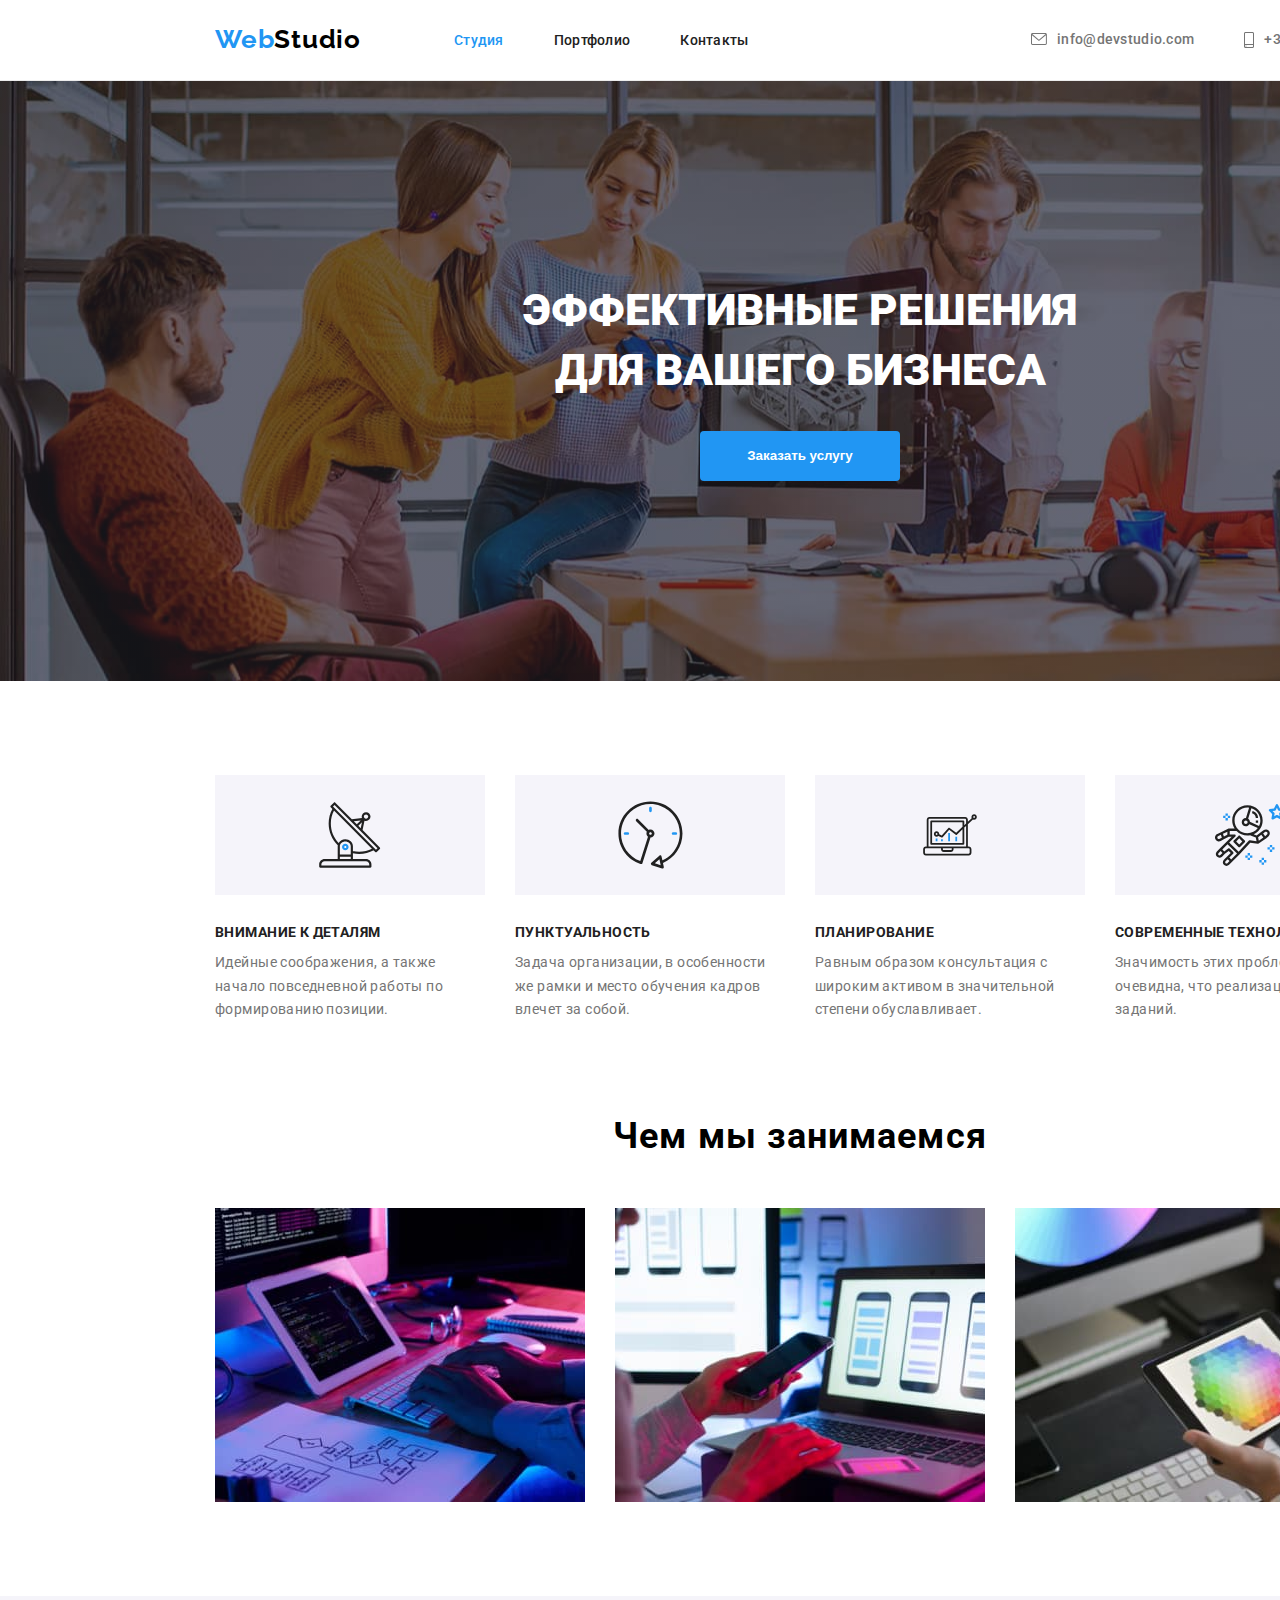
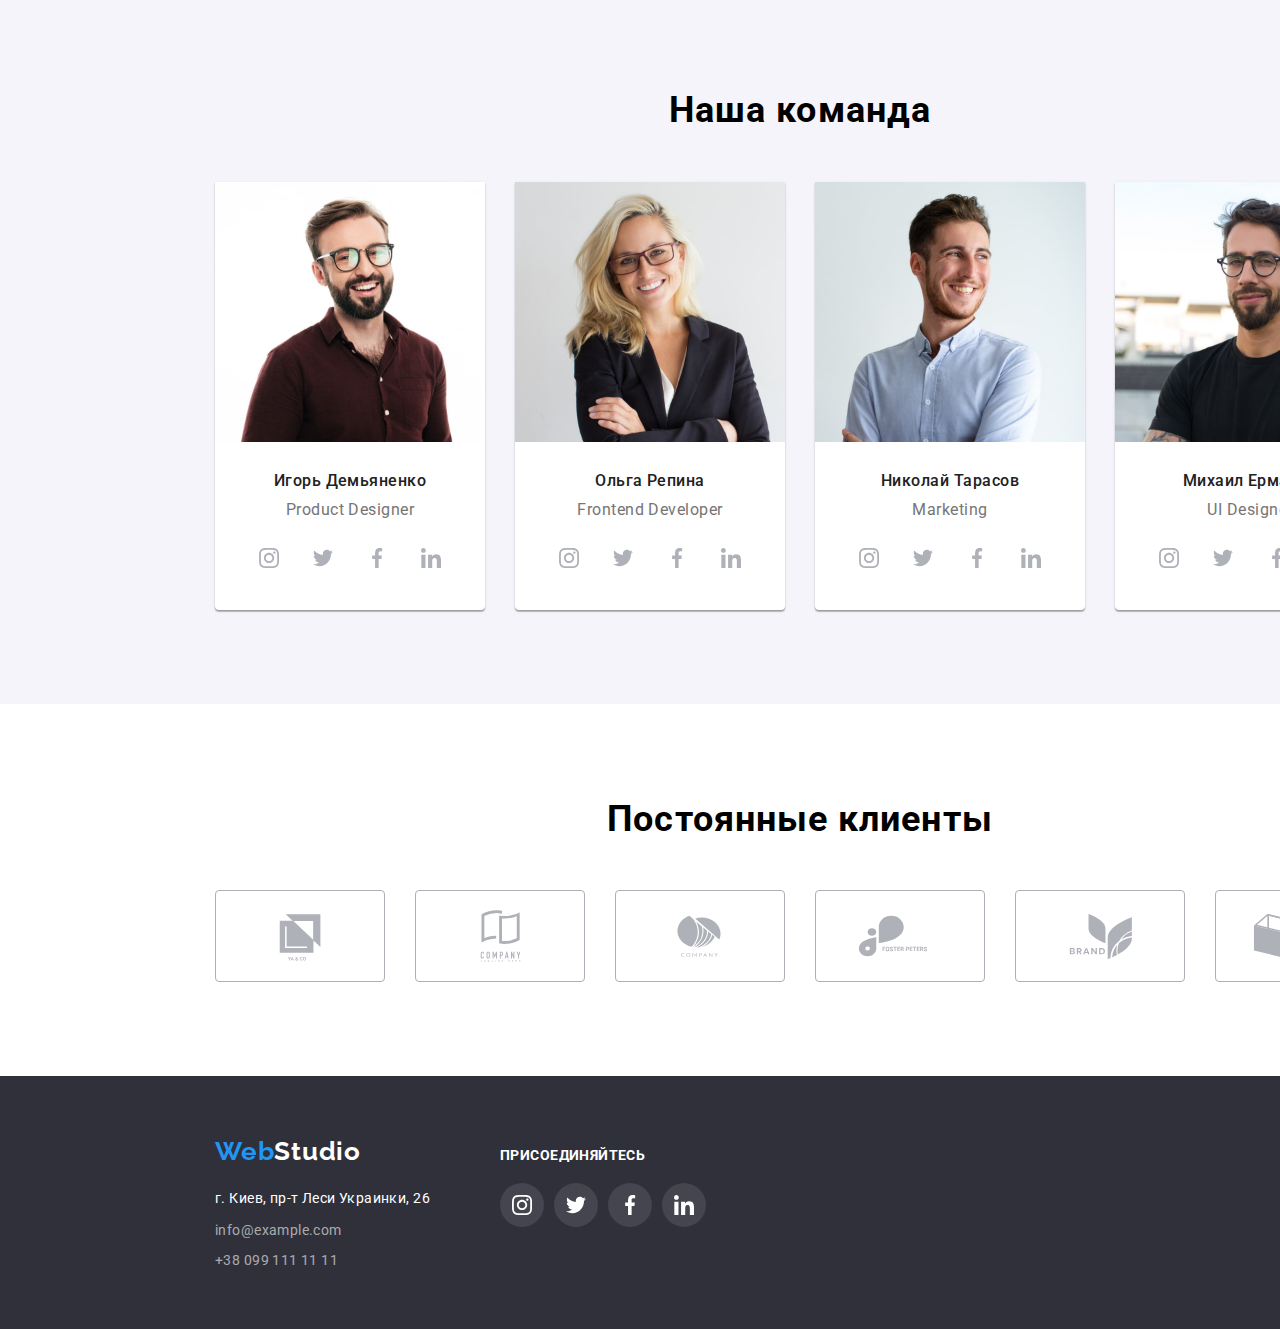
<file: index.html>
<!DOCTYPE html>
<html lang="ru">
<head>
    <meta charset="UTF-8">
    <meta name="viewport" content="width=device-width, initial-scale=1.0">
    <title>WebStudio</title>
        <link rel="stylesheet" href="https://cdnjs.cloudflare.com/ajax/libs/modern-normalize/1.1.0/modern-normalize.min.css"
            integrity="sha512-wpPYUAdjBVSE4KJnH1VR1HeZfpl1ub8YT/NKx4PuQ5NmX2tKuGu6U/JRp5y+Y8XG2tV+wKQpNHVUX03MfMFn9Q=="
            crossorigin="anonymous" referrerpolicy="no-referrer" />
        <link rel="preconnect" href="https://fonts.googleapis.com">
        <link rel="preconnect" href="https://fonts.gstatic.com" crossorigin>
        <link href="https://fonts.googleapis.com/css2?family=Raleway:wght@700&family=Roboto:wght@400;500;700;900&display=swap"
            rel="stylesheet">
        <link rel="stylesheet" href="./css/styles.css">
</head>
<body>
    <!-- Шапка -->
        <header class="header">
            <div class="container main-nav">
                <nav class="main-nav">
                    <a class="header-logo" href="./index.html"><span class="header-web">Web</span>Studio</a>
                    <ul class="list header-list">
                        <li class="header-item-active"><a class="link" href="">Студия</a></li>
                        <li class="header-item"><a class="link" href="./portfolio.html">Портфолио</a></li>
                        <li class="header-item"><a class="link" href="">Контакты</a></li>
                    </ul>
                </nav>
                
                    <ul class="list contacts-nav">
                        <li class="title">
                            <a class="link-icon" href="mailto:info@devstudio.com">
                            <svg class="icon-mail">
                                <use href="./images/icons.svg#icon-mail"></use>
                            </svg>
                            info@devstudio.com</a>
                        </li>
                       
                        <li class="title">
                            <a class="link-icon" href="tel:+380961111111">
                            <svg class="icon-smartphone">
                                <use href="./images/icons.svg#icon-smartphone"></use>
                            </svg>
                            +38 096 111 11 11</a>
                        </li>
                        
                    </ul>
            </div>
        </header>
    
    
    
    <!-- Основной контент -->
    <main>
        <!-- Герой -->
            <section class="hero">
                <h1 class="hero-title">Эффективные решения<br>для вашего бизнеса</h1>
                <button type="button" class="hero-button">Заказать услугу</button>
            </section>
                  
        <!-- Чем мы занимаемся -->
        <section>
            <!-- <h2>Чем занимаются в WebStudio</h2>    для SEO -->
            <div class="container">
                <h2 class="visually-hidden">Чем занимаются в WebStudio</h2> 
                <ul class="list padding-list">
                    <li class="list-heading">
                        <div class="svg">
                            <svg class="svg-antenna">
                                <use href="./images/icons.svg#icon-antenna-1"></use>
                            </svg>
                        </div>
                        <h2 class="heading">Внимание к деталям</h2>
                        <p class="list-text">Идейные соображения, а также начало повседневной работы по формированию позиции.</p>
                    </li>
                    <li class="list-heading">
                        <div class="svg">
                            <svg class="svg-clock">
                                <use href="./images/icons.svg#icon-clock-1"></use>
                            </svg>
                        </div>
                        <h2 class="heading">Пунктуальность</h2>
                        <p class="list-text">Задача организации, в особенности же рамки и место обучения кадров влечет за собой.</p>
                    </li>
                    <li class="list-heading">
                        <div class="svg">
                            <svg class="svg-diagram">
                                <use href="./images/icons.svg#icon-diagram-1"></use>
                            </svg>
                        </div>
                        <h2 class="heading">Планирование</h2>
                        <p class="list-text">Равным образом консультация с широким активом в значительной степени обуславливает.</p>
                    </li>
                    <li class="list-heading">
                        <div class="svg">
                            <svg class="svg-astronaut">
                                <use href="./images/icons.svg#icon-astronaut-1"></use>
                            </svg>
                        </div>
                        <h2 class="heading">Современные технологии</h2>
                        <p class="list-text">Значимость этих проблем настолько очевидна, что реализация плановых заданий.</p>
                    </li>
                </ul>
            </div>  
        <div class="container">
            <h2 class="photo-title">Чем мы занимаемся</h2>
            <ul class="list padding-photo">
                <li class="margin-img"><img src="./images/img1.jpg" alt="Разработка" 
                    width="370"/>
                    
                    
                </li>
                <li class="margin-img"><img src="./images/img2.jpg" alt="Анализ"
                    width="370"/>
                    
                    
                </li>
                <li class="margin-img"><img src="./images/img3.jpg" alt="Дизайн"
                    width="370"/>
                    
                </li>
            </ul>
        </div>
        </section>
        <!-- Наша команда -->
        <section class="our-team">
            <div class="container padding-team">
                <h2 class="photo-title">Наша команда</h2>
                <ul class="list">
                    <li class="pfoto-team">
                        <img src="./images/team1.jpg" alt="Член команды" 
                        width="270"
                        height="260"/>
                        
                        <h3 class="team-names">Игорь Демьяненко</h3>
                        <p class="team-position" lang="en">Product Designer</p>
                        <ul class="social-networks">
                            <li class="box-social">
                                <a href="">
                                    <svg class="icon">
                                        <use href="./images/icons.svg#icon-instagram"></use>
                                    </svg>
                                </a>
                            </li>
                            <li class="box-social">
                                <a href="">
                                    <svg class="icon">
                                        <use href="./images/icons.svg#icon-twitter"></use>
                                    </svg>
                                </a>
                            </li>
                            <li class="box-social">
                                <a href="">
                                    <svg class="icon">
                                        <use href="./images/icons.svg#icon-facebook"></use>
                                    </svg>
                                </a>
                            </li>
                            <li class="box-social">
                                <a href="">
                                    <svg class="icon">
                                        <use href="./images/icons.svg#icon-linkedin"></use>
                                    </svg>
                                </a>
                            </li>
                        </ul>
                    </li>
                    <li class="pfoto-team">
                        <img src="./images/team2.jpg" alt="Член команды"
                        width="270"
                        height="260"/>
                        
                        <h3 class="team-names">Ольга Репина</h3>
                        <p class="team-position" lang="en">Frontend Developer</p>
                        <ul class="social-networks">
                            <li class="box-social">
                                <a href="">
                                    <svg class="icon">
                                        <use href="./images/icons.svg#icon-instagram"></use>
                                    </svg>
                                </a>
                            </li>
                            <li class="box-social">
                                <a href="">
                                    <svg class="icon">
                                        <use href="./images/icons.svg#icon-twitter"></use>
                                    </svg>
                                </a>
                            </li>
                            <li class="box-social">
                                <a href="">
                                    <svg class="icon">
                                        <use href="./images/icons.svg#icon-facebook"></use>
                                    </svg>
                                </a>
                            </li>
                            <li class="box-social">
                                <a href="">
                                    <svg class="icon">
                                        <use href="./images/icons.svg#icon-linkedin"></use>
                                    </svg>
                                </a>
                            </li>
                        </ul>
                    </li>
                    <li class="pfoto-team">
                        <img src="./images/team3.jpg" alt="Член команды"
                        width="270"
                        height="260"/>
                        
                        <h3 class="team-names">Николай Тарасов</h3>
                        <p class="team-position" lang="en">Marketing</p>
                        <ul class="social-networks">
                            <li class="box-social">
                                <a href="">
                                    <svg class="icon">
                                        <use href="./images/icons.svg#icon-instagram"></use>
                                    </svg>
                                </a>
                            </li>
                            <li class="box-social">
                                <a href="">
                                    <svg class="icon">
                                        <use href="./images/icons.svg#icon-twitter"></use>
                                    </svg>
                                </a>
                            </li>
                            <li class="box-social">
                                <a href="">
                                    <svg class="icon">
                                        <use href="./images/icons.svg#icon-facebook"></use>
                                    </svg>
                                </a>
                            </li>
                            <li class="box-social">
                                <a href="">
                                    <svg class="icon">
                                        <use href="./images/icons.svg#icon-linkedin"></use>
                                    </svg>
                                </a>
                            </li>
                        </ul>
                    </li>
                    <li class="pfoto-team">
                        <img src="./images/team4.jpg" alt="Член команды"
                        width="270"
                        height="260"/>
                        
                        <h3 class="team-names">Михаил Ермаков</h3>
                        <p class="team-position" lang="en">UI Designer</p>
                        <ul class="social-networks">
                            <li class="box-social">
                                <a href="">
                                    <svg class="icon">
                                        <use href="./images/icons.svg#icon-instagram"></use>
                                    </svg>
                                </a>
                            </li>
                            <li class="box-social">
                                <a href="">
                                    <svg class="icon">
                                        <use href="./images/icons.svg#icon-twitter"></use>
                                    </svg>
                                </a>
                            </li>
                            <li class="box-social">
                                <a href="">
                                    <svg class="icon">
                                        <use href="./images/icons.svg#icon-facebook"></use>
                                    </svg>
                                </a>
                            </li>
                            <li class="box-social">
                                <a href="">
                                    <svg class="icon">
                                        <use href="./images/icons.svg#icon-linkedin"></use>
                                    </svg>
                                </a>
                            </li>
                        </ul>
                    </li>
                </ul>
            </div>
        </section>
        <section class="container-company">
            <div class="container company">
                <h2 class="title-company">Постоянные клиенты</h2>
                <ul class="list-company">
                    <li class="box-company">
                        <a href="" >
                            <svg class="svg-company">
                                <use href="./images/icons.svg#icon-Logo"></use>
                            </svg>
                        </a>
                    </li>
                    <li class="box-company">
                        <a href="">
                            <svg class="svg-company">
                                <use href="./images/icons.svg#icon-Logo-2"></use>
                            </svg>
                        </a>
                    </li>
                    <li class="box-company">
                        <a href="">
                            <svg class="svg-company">
                                <use href="./images/icons.svg#icon-Logo-3"></use>
                            </svg>
                        </a>
                    </li>
                    <li class="box-company">
                        <a href="">
                            <svg class="svg-company">
                                <use href="./images/icons.svg#icon-Logo-4"></use>
                            </svg>
                        </a>
                    </li>
                    <li class="box-company">
                        <a href="">
                            <svg class="svg-company">
                                <use href="./images/icons.svg#icon-Logo-5"></use>
                            </svg>
                        </a>
                    </li>
                    <li class="box-company">
                        <a href="">
                            <svg class="svg-company">
                                <use href="./images/icons.svg#icon-Logo-6"></use>
                            </svg>
                        </a>
                    </li>
                </ul>
            </div>




        </section>
    </main>
    <!-- Подвал -->
<footer class="footer">

    <div class="container">

        <div>
            <a class="header-logo-footer" href=""><span class="header-web">Web</span>Studio</a>
            <address class="list-info">
                <ul class="list-footer">
                    <li>
                        <a class="link address" href="https://goo.gl/maps/YxNXWKbfuBUjz3Hh7" target="-_blank">г. Киев,
                            пр-т Леси Украинки, 26</a>
                    </li>
                    <li>
                        <a class="link info-mail" href="mailto:info@example.com">info@example.com</a>
                    </li>
                    <li>
                        <a class="link info" href="tel:+380991111111">+38 099 111 11 11</a>
                    </li>
                </ul>
            </address>
        </div>


        <div class="box-footer">
            <h3 class="title-footer">Присоединяйтесь</h3>
            <ul class="social-networks-footer">
                <li class="box-social-footer">
                    <a href="">
                        <svg class="icon-footer">
                            <use href="./images/icons.svg#icon-instagram"></use>
                        </svg>
                    </a>
                </li>
                <li class="box-social-footer">
                    <a href="">
                        <svg class="icon-footer">
                            <use href="./images/icons.svg#icon-twitter"></use>
                        </svg>
                    </a>
                </li>
                <li class="box-social-footer">
                    <a href="">
                        <svg class="icon-footer">
                            <use href="./images/icons.svg#icon-facebook"></use>
                        </svg>
                    </a>
                </li>
                <li class="box-social-footer">
                    <a href="">
                        <svg class="icon-footer">
                            <use href="./images/icons.svg#icon-linkedin"></use>
                        </svg>
                    </a>
                </li>
            </ul>
        </div>


    </div>
</footer>
        
</body>
</html>
</file>
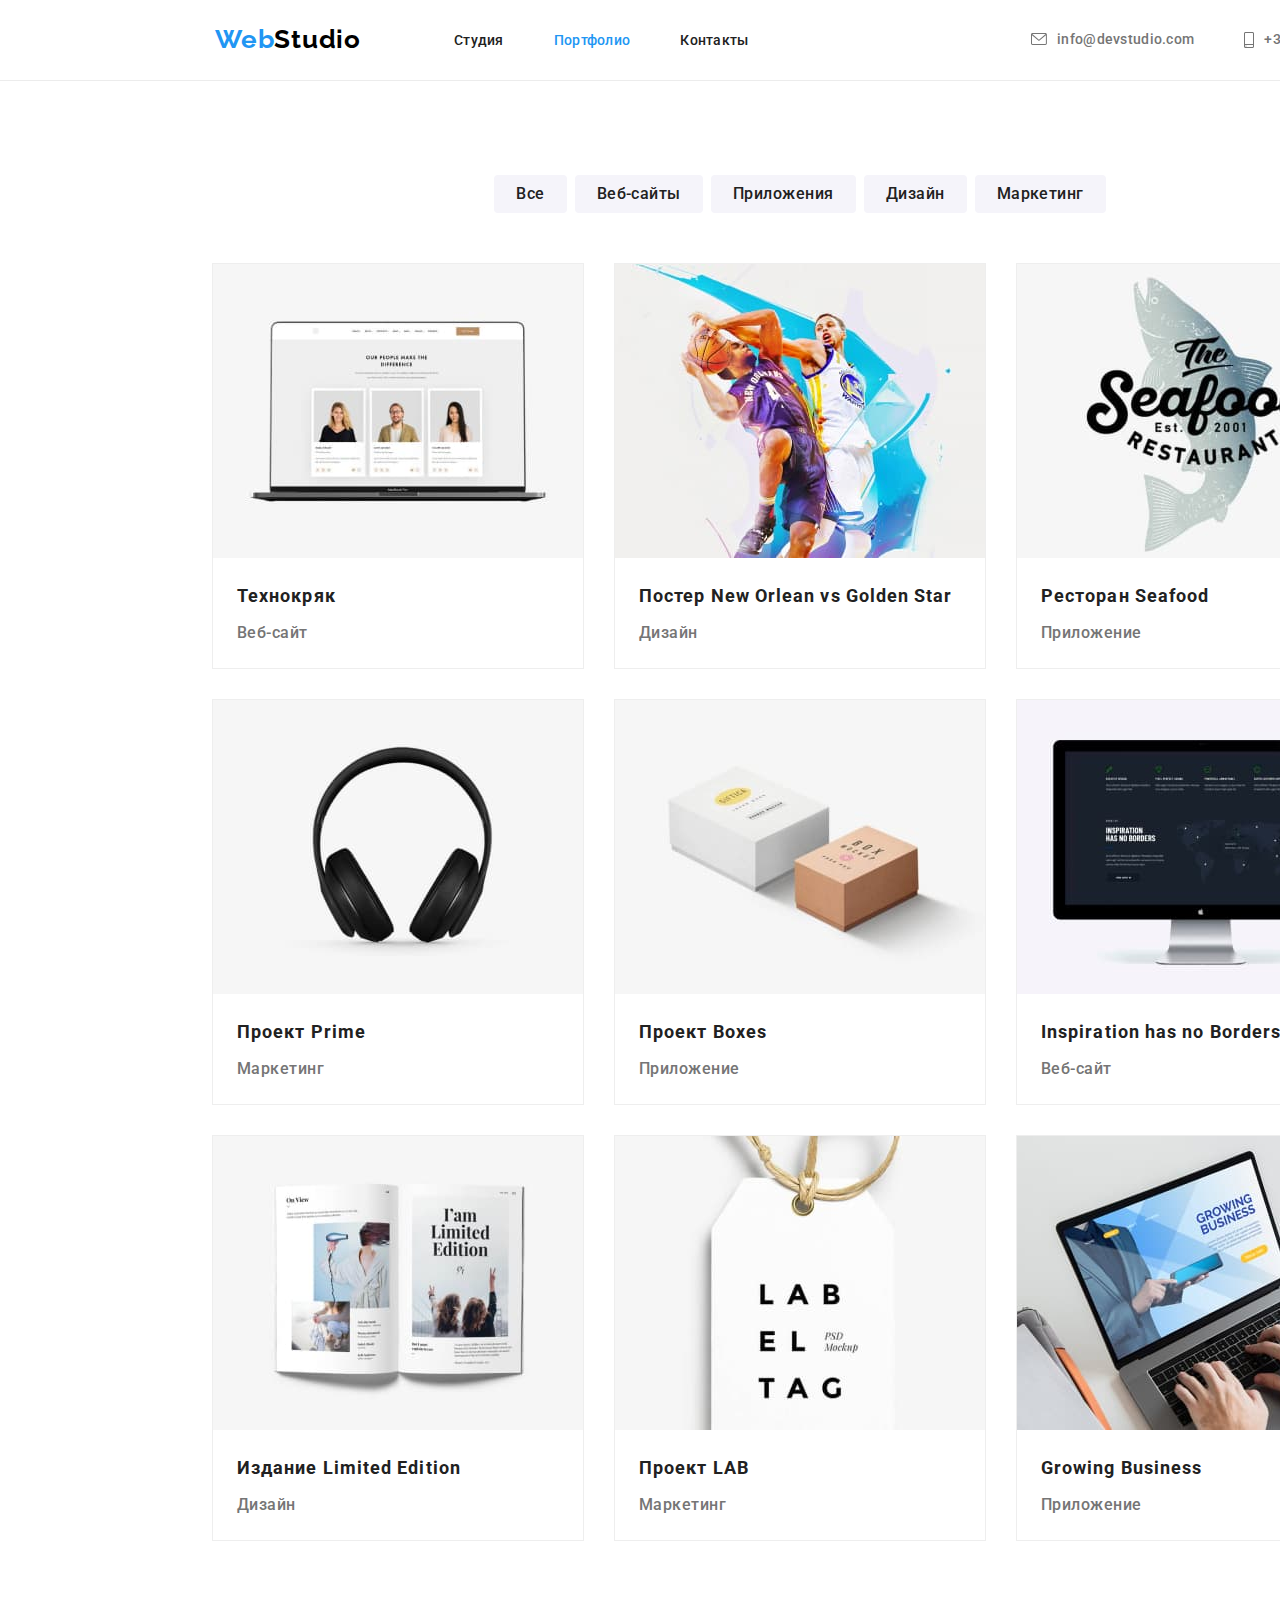
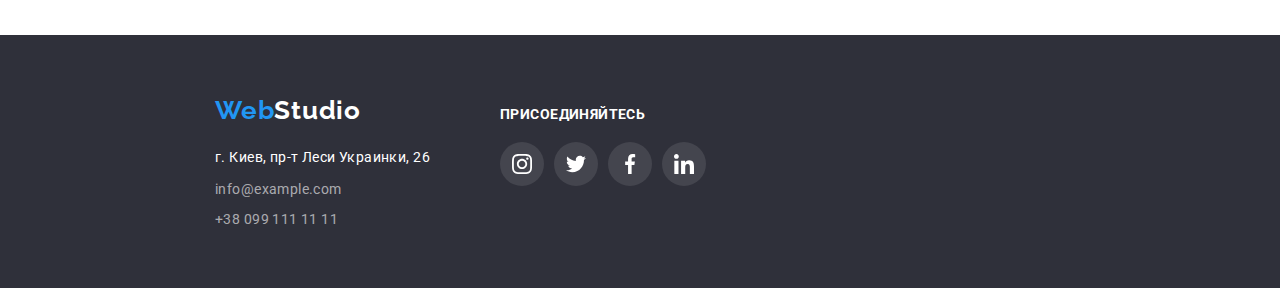
<file: portfolio.html>
<!DOCTYPE html>
<html lang="ru">
<head>
    <meta charset="UTF-8">
    <meta name="viewport" content="width=device-width, initial-scale=1.0">
    <title>WebStudio</title>
        <link rel="stylesheet" href="https://cdnjs.cloudflare.com/ajax/libs/modern-normalize/1.1.0/modern-normalize.min.css"
            integrity="sha512-wpPYUAdjBVSE4KJnH1VR1HeZfpl1ub8YT/NKx4PuQ5NmX2tKuGu6U/JRp5y+Y8XG2tV+wKQpNHVUX03MfMFn9Q=="
            crossorigin="anonymous" referrerpolicy="no-referrer" />
        <link rel="preconnect" href="https://fonts.googleapis.com">
        <link rel="preconnect" href="https://fonts.gstatic.com" crossorigin>
        <link href="https://fonts.googleapis.com/css2?family=Raleway:wght@700&family=Roboto:wght@400;500;700;900&display=swap"
            rel="stylesheet">
        <link rel="stylesheet" href="./css/styles.css">
</head>

<body>
    <!--                                       Шапка -->
    <header class="header">
        <div class="container main-nav">
            <nav class="main-nav">
                <a class="header-logo" href="./index.html"><span class="header-web">Web</span>Studio</a>
                <ul class="list header-list">
                    <li class="header-item"><a class="link" href="./index.html">Студия</a></li>
                    <li class="header-item-active"><a class="link" href="">Портфолио</a></li>
                    <li class="header-item"><a class="link" href="">Контакты</a></li>
                </ul>
            </nav>
    
            <ul class="list contacts-nav">
                <li class="title">
                    <a class="link-icon" href="mailto:info@devstudio.com">
                        <svg class="icon-mail">
                            <use href="./images/icons.svg#icon-mail"></use>
                        </svg>
                        info@devstudio.com</a>
                </li>
                
                    <li class="title">
                        <a class="link-icon" href="tel:+380961111111">
                            <svg class="icon-smartphone">
                                <use href="./images/icons.svg#icon-smartphone"></use>
                            </svg>
                            +38 096 111 11 11</a>
                </li>
                
            </ul>
        </div>
    </header>
    
    <main>
        <section>
        <!--                                 Навигация -->
    <div class="container list-button">
            <ul class="list">
                <li class="btn"><button class="button" type="button">Все</button></li>
                <li class="btn"><button class="button" type="button">Веб-сайты</button></li>
                <li class="btn"><button class="button" type="button">Приложения</button></li>
                <li class="btn"><button class="button" type="button">Дизайн</button></li>
                <li class="btn"><button class="button" type="button">Маркетинг</button></li>
            </ul>
    </div>
        <!--                            Основной контент -->
            <div class="container">
                <ul class="list portfolio">
                    <li class="list-portfolio">
                        <a class="link" href="">
                            <img src="./images/portfolio1.jpg" alt="Фото работников студии"
                                width="370"
                                height="294">
                            <h2 class="portfolio-title">Технокряк</h2>
                            <p class="portfolio-text">Веб-сайт</p>
                        </a>
                    </li>
                    <li class="list-portfolio">
                        <a class="link" href="">
                            <img src="./images/portfolio2.jpg" alt="Баскетболисты играют"
                                width="370"
                                height="294">
                            <h2 class="portfolio-title">Постер New Orlean vs Golden Star</h2>
                            <p class="portfolio-text">Дизайн</p>
                        </a>
                    </li>
                    <li class="list-portfolio">
                        <a class="link" href="">
                            <img src="./images/portfolio3.jpg" alt="Логотип ресторана"
                                width="370"
                                height="294">
                            <h2 class="portfolio-title">Ресторан Seafood</h2>
                            <p class="portfolio-text">Приложение</p>
                        </a>
                    </li>
                    <li class="list-portfolio">
                        <a class="link" href="">
                            <img src="./images/portfolio4.jpg" alt="Студийные наушники"
                                width="370"
                                height="294">
                            <h2 class="portfolio-title">Проект Prime</h2>
                            <p class="portfolio-text">Маркетинг</p>
                        </a>
                    </li>
                    <li class="list-portfolio">
                        <a class="link" href="">
                            <img src="./images/portfolio5.jpg" alt="Две коробки"
                                width="370"
                                height="294">
                            <h2 class="portfolio-title">Проект Boxes</h2>
                            <p class="portfolio-text">Приложение</p>
                        </a>
                    </li>
                    <li class="list-portfolio">
                        <a class="link" href="">
                            <img src="./images/portfolio6.jpg" alt="Дисплей монитора"
                                width="370"
                                height="294">
                            <h2 class="portfolio-title">Inspiration has no Borders</h2>
                            <p class="portfolio-text">Веб-сайт</p>
                        </a>
                    </li>
                    <li class="list-portfolio">
                        <a class="link" href="">
                            <img src="./images/portfolio7.jpg" alt="Открытая книга"
                                width="370"
                                height="294">
                            <h2 class="portfolio-title">Издание Limited Edition</h2>
                            <p class="portfolio-text">Дизайн</p>
                        </a>
                    </li>
                    <li class="list-portfolio">
                        <a class="link" href="">
                            <img src="./images/portfolio8.jpg" alt="Лейбл на нитке"
                                width="370"
                                height="294">
                            <h2 class="portfolio-title">Проект LAB</h2>
                            <p class="portfolio-text">Маркетинг</p>
                        </a>
                    </li>
                    <li class="list-portfolio">
                        <a class="link" href="">
                            <img src="./images/portfolio9.jpg" alt="Открытый ноутбук"
                                width="370"
                                height="294">
                            <h2 class="portfolio-title">Growing Business</h2>
                            <p class="portfolio-text">Приложение</p>
                        </a>
                    </li>

                </ul>
            </div>
        </section>
    </main>
 

    
  
    <!--                                        Подвал -->
<footer class="footer">

    <div class="container">

        <div>
            <a class="header-logo-footer" href=""><span class="header-web">Web</span>Studio</a>
            <address class="list-info">
                <ul class="list-footer">
                    <li>
                        <a class="link address" href="https://goo.gl/maps/YxNXWKbfuBUjz3Hh7" target="-_blank">г. Киев,
                            пр-т Леси Украинки, 26</a>
                    </li>
                    <li>
                        <a class="link info-mail" href="mailto:info@example.com">info@example.com</a>
                    </li>
                    <li>
                        <a class="link info" href="tel:+380991111111">+38 099 111 11 11</a>
                    </li>
                </ul>
            </address>
        </div>


        <div class="box-footer">
            <h3 class="title-footer">Присоединяйтесь</h3>
            <ul class="social-networks-footer">
                <li class="box-social-footer">
                    <a href="">
                        <svg class="icon-footer">
                            <use href="./images/icons.svg#icon-instagram"></use>
                        </svg>
                    </a>
                </li>
                <li class="box-social-footer">
                    <a href="">
                        <svg class="icon-footer">
                            <use href="./images/icons.svg#icon-twitter"></use>
                        </svg>
                    </a>
                </li>
                <li class="box-social-footer">
                    <a href="">
                        <svg class="icon-footer">
                            <use href="./images/icons.svg#icon-facebook"></use>
                        </svg>
                    </a>
                </li>
                <li class="box-social-footer">
                    <a href="">
                        <svg class="icon-footer">
                            <use href="./images/icons.svg#icon-linkedin"></use>
                        </svg>
                    </a>
                </li>
            </ul>
        </div>

        
    </div>
</footer>

</body>

</html>
</file>
<file: css/styles.css>
:root {
  --primary-body-color: #ffffff;
  --primary-color-title: #212121;
  --primary-color-paragraph: #757575;
  --color-link: #2196f3;
  --hero-button-hover: #188ce8;
  --footer-hero-background-color: #2f303a;
  --button-background-color: #f5f4fa;
  --header-logo: black;
  --header-web: #2196f3;
  --background-our-team: #f5f4fa;
  --color-icon-header: #757575;
}
html {
  box-sizing: border-box;
}
*,
*::before,
*::after {
  box-sizing: inherit;
}

/* Остальной код */

p,
ul,
h1,
h2,
h3,
h4,
h5,
h6 {
  margin: 0;
  padding-left: 0;
}
img {
  display: block;
}

body {
  background-color: var(--primary-body-color);
  font-family: Roboto, sans-serif;
  margin: 0;
  width: 1600px;
  margin-left: auto;
  margin-right: auto;
}

.container {
  width: 1230px;
  padding-left: 15px;
  padding-right: 15px;
  margin-left: auto;
  margin-right: auto;
}

.list {
  list-style: none;
  display: flex;
}
.link {
  text-decoration: none;
}

/* ----------------------------Шапка--------------------- */
.main-nav {
  display: flex;
  align-items: center;
  padding-right: 15px;
  padding-left: 15px;
  height: 80px;
  padding-top: 24px;
  padding-bottom: 25px;
}
.header {
  border-bottom: 1px solid #ececec;
}
.header-web {
  color: var(--header-web);
}
.header-logo {
  font-size: 26px;
  line-height: 31px;
  letter-spacing: 0.03em;
  text-decoration: none;
  color: var(--header-logo);
  font-family: Raleway, sans-serif;
  font-weight: 700;

  margin-right: 93px;

  display: inline-block;
}
.icon-mail {
  width: 16px;
  height: 12px;
  margin-right: 10px;
  fill: currentColor;
}
.icon-smartphone {
  width: 10px;
  height: 16px;
  margin-right: 10px;
  fill: currentColor;
}
.link {
  color: var(--primary-color-title);
  font-weight: 500;
  font-size: 14px;
  line-height: 1.14;
  letter-spacing: 0.02em;

  display: inline-block;
}
.link-icon {
  color: var(--color-icon-header);
  font-weight: 500;
  font-size: 14px;
  line-height: 1.14;
  letter-spacing: 0.02em;

  display: inline-block;
  text-decoration: none;
  display: flex;
  align-items: center;
}

.contacts-nav {
  margin-left: auto;
  padding-right: 15px;
}
.header-item,
.header-item-active {
  margin-right: 50px;
}
.title {
  margin-right: 50px;
  display: flex;
  align-items: center;
  flex-direction: row-reverse;
}
.title:last-child {
  margin-right: 0px;
}
.header-item:last-child {
  margin-right: 0px;
}

.header-item > a:hover,
.header-item > a:focus {
  color: var(--color-link);
}
.header-item > a .link {
  color: var(--primary-color-paragraph);
  font-weight: 500;
  font-size: 14px;
  line-height: 1.14;
  letter-spacing: 0.02em;

  display: inline-block;
}

.header-item-active > .link {
  color: var(--color-link);
}
.link-icon:hover,
.link-icon:focus {
  color: var(--color-link);
}
/* ------------------------Герой--------------------------------- */
.hero {
  background-color: var(--footer-hero-background-color);
  text-align: center;
  padding-top: 200px;
  padding-bottom: 200px;
  background: linear-gradient(rgba(47, 48, 58, 0.4), rgba(47, 48, 58, 0.4)),
    url(../images/hero.jpg);
  max-width: 1600px;
}
.hero-title {
  color: var(--primary-body-color);
  font-style: normal;
  font-weight: 900;
  font-size: 44px;
  line-height: 1.36;
  display: inline-block;
  text-transform: uppercase;

  margin-bottom: 30px;
}
.hero-button {
  font-weight: bold;
  color: var(--primary-body-color);
  background-color: var(--color-link);

  padding: 10px 32px;
  border-radius: 4px;
  border: none;
  cursor: pointer;
  margin-right: 700px;
  margin-left: 700px;
  width: 200px;
  height: 50px;
}
.hero-button:hover {
  background-color: var(--hero-button-hover);
}

/*-----------------------Чем мы занимаемся------------------------ */
.visually-hidden {
  position: fixed;
  transform: scale(0);
}
.padding-list {
  padding-top: 94px;
  padding-bottom: 94px;
}
.svg {
  background-color: #f5f4fa;
  width: 270px;
  height: 120px;
  margin-bottom: 30px;
}
.svg-antenna {
  width: 65.32px;
  height: 70px;
  margin: 25px 102.34px;
}
.svg-clock {
  width: 66.96px;
  height: 70px;
  margin: 25px 101.5px;
}
.svg-diagram {
  width: 70px;
  height: 53.69px;
  margin: 33.2px 100px 33.11px 100px;
}
.svg-astronaut {
  width: 70px;
  height: 70px;
  margin: 25px 100px;
}
.list-text {
  color: var(--primary-color-paragraph);
  font-size: 14px;
  line-height: 1.71;
  letter-spacing: 0.03em;

  width: 270px;
}
.list-heading:not(:last-child) {
  padding-right: 30px;
}

.heading {
  color: var(--primary-color-title);
  font-weight: bold;
  font-size: 14px;
  line-height: 1.14;
  letter-spacing: 0.03em;
  text-transform: uppercase;

  margin-bottom: 10px;
}
.photo-title {
  font-weight: bold;
  font-size: 36px;
  line-height: 1.16;
  text-align: center;
  letter-spacing: 0.03em;

  margin-bottom: 50px;
}
.padding-photo {
  padding-bottom: 94px;
}
.margin-img:not(:last-child) {
  margin-right: 30px;
}

/* --------------------------Наша команда------------------------ */
.our-team {
  background-color: var(--background-our-team);
}
.team-names {
  color: var(--primary-color-title);
  font-weight: 500;
  font-size: 16px;
  line-height: 1.18;
  text-align: center;
  letter-spacing: 0.03em;

  margin-top: 30px;
  margin-bottom: 10px;
}
.team-position {
  color: var(--primary-color-paragraph);
  font-size: 16px;
  line-height: 1.18;
  text-align: center;
  letter-spacing: 0.03em;

  margin-bottom: 16px;
}
.padding-team {
  padding-bottom: 94px;
  padding-top: 94px;

  background-color: var();
}
.pfoto-team {
  background-color: var(--primary-body-color);
  margin-right: 30px;
  box-shadow: 0px 1px 3px rgba(0, 0, 0, 0.12), 0px 1px 1px rgba(0, 0, 0, 0.14),
    0px 2px 1px rgba(0, 0, 0, 0.2);
  border-radius: 0px 0px 4px 4px;
}
.pfoto-team:last-child {
  margin-right: 0px;
}
.social-networks {
  display: flex;
  border: none;
  width: 206px;
  height: 44px;
  list-style: none;
  text-align: center;
  margin: 0px 32px 30px 32px;
}
.box-social {
  width: 44px;
  height: 44px;
  padding: 12px;
  border-radius: 50%;
  cursor: pointer;
}
.box-social:not(:last-child) {
  margin-right: 10px;
}

.box-social:hover {
  background-color: var(--color-link);
}
.box-social:hover .icon {
  fill: white;
}
.icon {
  width: 20px;
  height: 20px;
  fill: #afb1b8;
}
/* ----------------------Постоянные клиенты-------------------- */
.container-company {
  background-color: var(--primary-body-color);
}
.company {
  padding-bottom: 94px;
  padding-top: 94px;
}
.title-company {
  font-weight: bold;
  font-size: 36px;
  line-height: 42px;
  text-align: center;
  letter-spacing: 0.03em;
  margin-bottom: 50px;
}
.list-company {
  display: flex;
  text-decoration: none;
  list-style: none;
  padding-left: 15px;
  padding-right: 15px;
}
.box-company {
  width: 170px;
  height: 92px;
  border: 1px solid #afb1b8;
  box-sizing: border-box;
  border-radius: 4px;
  padding: 16px 32px;
  cursor: pointer;
}
.box-company:hover {
  border: 1px solid #2196f3;
}
.box-company:hover .svg-company {
  fill: var(--color-link);
}
.box-company:not(:last-child) {
  margin-right: 30px;
}
.svg-company {
  width: 106px;
  height: 60px;
  fill: #afb1b8;
}
/* ---------------------------Подвал----------------------- */
.footer .container {
  display: flex;
  align-items: baseline;
}
.footer {
  background-color: var(--footer-hero-background-color);
  padding-top: 60px;
  padding-bottom: 60px;
  padding-left: 30px;
}
.list-footer {
  list-style: none;
}
.header-logo-footer {
  color: var(--primary-body-color);
  font-size: 26px;
  line-height: 1.19;
  letter-spacing: 0.03em;
  text-decoration: none;
  font-family: Raleway, sans-serif;
  font-weight: 700;
  display: inline-block;

  margin-bottom: 20px;
}
.address {
  font-size: 14px;
  line-height: 1.71;
  letter-spacing: 0.03em;
  color: var(--primary-body-color);
  font-style: normal;
  font-weight: normal;

  margin-bottom: 9px;
}
.info {
  font-style: normal;
  font-weight: normal;
  font-size: 14px;
  line-height: 1.5px;
  letter-spacing: 0.03em;
  color: rgba(255, 255, 255, 0.6);
}
.info-mail {
  font-style: normal;
  font-weight: normal;
  font-size: 14px;
  line-height: 1.5;
  letter-spacing: 0.03em;
  color: rgba(255, 255, 255, 0.6);

  margin-bottom: 9px;
}
.box-footer {
  width: 206px;
  height: 80px;
  margin-left: 70px;
}
.title-footer {
  margin-bottom: 20px;
  font-weight: bold;
  font-size: 14px;
  line-height: 16px;
  letter-spacing: 0.03em;
  text-transform: uppercase;
  color: #ffffff;
  font-style: normal;
}
.list-info {
  display: flex;
}
.social-networks-footer {
  display: flex;
  list-style: none;
}
.box-social-footer {
  width: 44px;
  height: 44px;
  padding: 12px;
  border-radius: 50%;
  cursor: pointer;
  background-color: rgba(255, 255, 255, 0.1);
}
.box-social-footer:hover {
  background-color: #2196f3;
}
.box-social-footer:not(:last-child) {
  margin-right: 10px;
}
.icon-footer {
  width: 20px;
  height: 20px;
  fill: #ffffff;
}
/* ---------------------button portfolio---------------------" */
.button {
  font-weight: 500;
  font-size: 16px;
  line-height: 1.62;
  letter-spacing: 0.03em;
  font-family: Roboto, sans-serif;
  background-color: var(--button-background-color);
  color: var(--primary-color-title);
  border-radius: 4px;
  border-color: transparent;

  padding: 6px 22px;
  margin-bottom: 50px;

  cursor: pointer;
  border: none;
}
.button:hover,
.button:focus {
  background-color: var(--header-web);
  color: var(--primary-body-color);
  box-shadow: 0px 3px 1px rgba(0, 0, 0, 0.1), 0px 1px 2px rgba(0, 0, 0, 0.08),
    0px 2px 2px rgba(0, 0, 0, 0.12);
}
.list-button {
  padding-top: 94px;
}
.btn:not(:last-child) {
  margin-right: 8px;
}

.list {
  justify-content: center;
}

.button:last-child {
  margin-right: 0px;
}

/*                  Основной контент portfolio */

.portfolio {
  flex-basis: calc(100% / 3);
  display: flex;
  flex-wrap: wrap;
  padding-bottom: 94px;
}

.list-portfolio {
  border: 1px solid #eeeeee;
  margin-right: 30px;
  margin-bottom: 30px;
}
.list-portfolio:hover {
  box-shadow: 0px 1px 1px rgba(0, 0, 0, 0.12), 0px 4px 4px rgba(0, 0, 0, 0.06),
    1px 4px 6px rgba(0, 0, 0, 0.16);
}
.list-portfolio:nth-child(3n) {
  margin-right: 0px;
}
.list-portfolio:nth-last-child(-n + 3) {
  margin-bottom: 0px;
}
.portfolio-title {
  font-weight: bold;
  font-size: 18px;
  line-height: 2;
  letter-spacing: 0.06em;
  color: var(--primary-color-title);

  margin-top: 20px;
  margin-bottom: 4px;
  margin-right: 24px;
  margin-left: 24px;
}
.portfolio-text {
  font-size: 16px;
  line-height: 1.87;
  letter-spacing: 0.03em;
  color: var(--primary-color-paragraph);

  margin-bottom: 20px;
  margin-right: 24px;
  margin-left: 24px;
}
</file>
